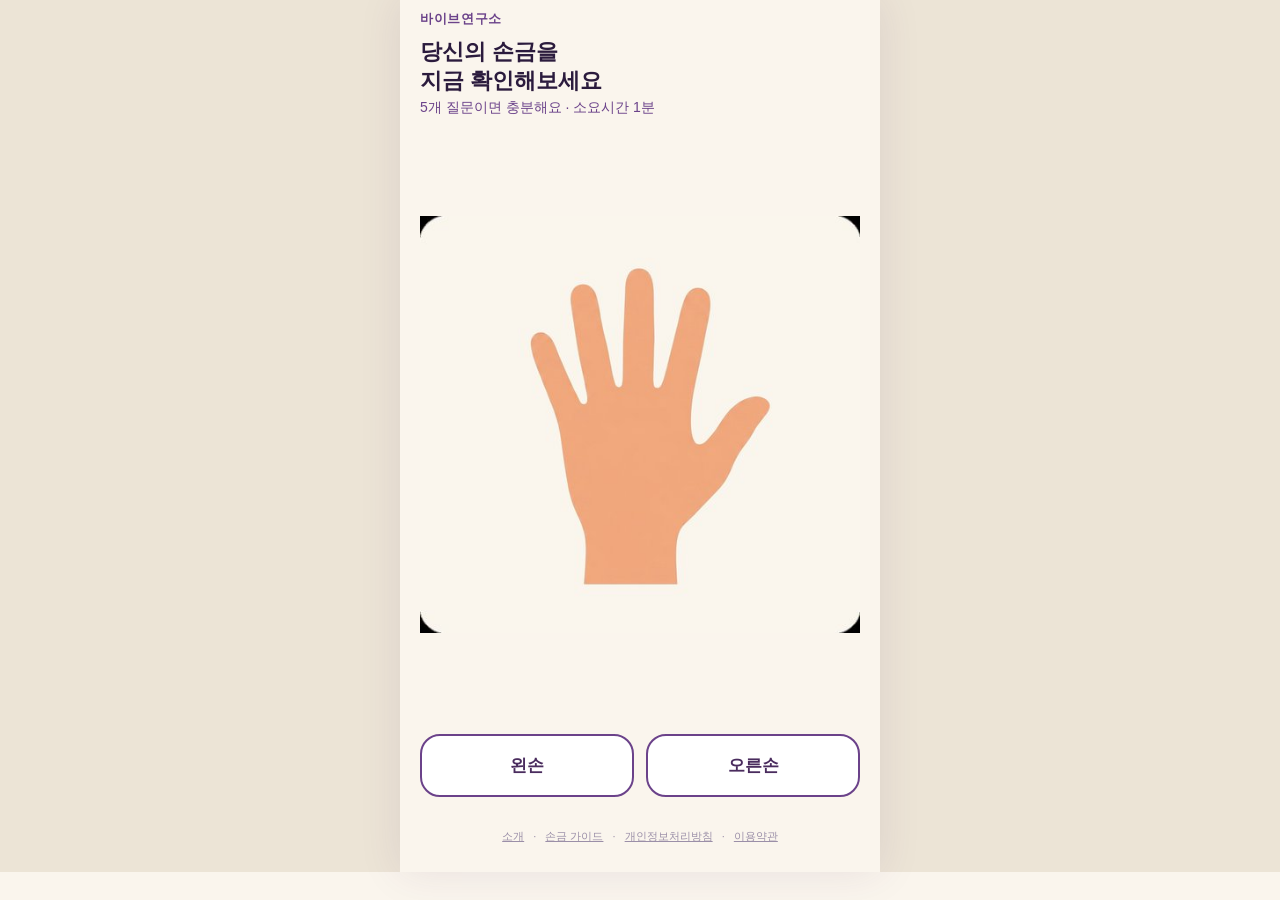
<file: index.html>
<!DOCTYPE html>
<html lang="ko">
<head>
<meta charset="UTF-8">
<meta name="viewport" content="width=device-width, initial-scale=1.0, maximum-scale=1.0, user-scalable=no">
<meta http-equiv="Cache-Control" content="no-cache, no-store, must-revalidate">
<meta http-equiv="Pragma" content="no-cache">
<meta http-equiv="Expires" content="0">
<title>바이브연구소 - 손금 테스트</title>
<meta name="description" content="5개 질문이면 충분해요! 생명선부터 결혼선까지, 나만의 손금 유형을 확인하고 친구와 궁합도 비교해보세요.">

<meta property="og:type" content="website">
<meta property="og:site_name" content="바이브연구소">
<meta property="og:title" content="바이브연구소 - 손금 테스트">
<meta property="og:description" content="5개 질문이면 충분해요! 나만의 손금 유형을 확인하고 친구와 궁합도 비교해보세요.">
<meta property="og:image" content="https://vibelabhand.netlify.app/assets/hand_base.jpg">
<meta property="og:url" content="https://vibelabhand.netlify.app/">

<meta name="twitter:card" content="summary_large_image">
<meta name="twitter:title" content="바이브연구소 - 손금 테스트">
<meta name="twitter:description" content="5개 질문이면 충분해요! 나만의 손금 유형을 확인하고 친구와 궁합도 비교해보세요.">
<meta name="twitter:image" content="https://vibelabhand.netlify.app/assets/hand_base.jpg">

<link rel="stylesheet" href="style.css?v=18">
<!-- 애드센스 사이트 소유권 확인용 스크립트. 실제 광고 단위는 승인 후 결과 화면에만 추가할 예정 -->
<!-- 승인 전까지는 자동광고를 포함한 모든 광고 요청을 일시중지 -->
<script>
  (window.adsbygoogle = window.adsbygoogle || []).pauseAdRequests = 1;
</script>
<script async src="https://pagead2.googlesyndication.com/pagead/js/adsbygoogle.js?client=ca-pub-2056882388729585" crossorigin="anonymous"></script>
</head>
<body>
<div id="app">
  <header class="site-header">바이브연구소</header>

  <main id="mainContent">

    <!-- 0. 손 선택 페이지 -->
    <section id="screen-hand" class="screen active">
      <div id="friendBanner" class="friend-banner" hidden></div>
      <h1 class="title">당신의 손금을<br>지금 확인해보세요</h1>
      <p class="subtitle">5개 질문이면 충분해요 · 소요시간 1분</p>
      <div class="hand-illustration">
        <img src="assets/hand_base.jpg" alt="손 그림" style="width:100%;height:100%;object-fit:contain;border-radius:12px;" />
      </div>
      <div class="hand-select-buttons">
        <button type="button" class="hand-btn" data-hand="left">왼손</button>
        <button type="button" class="hand-btn" data-hand="right">오른손</button>
      </div>
    </section>

    <!-- 1~5. 손금선 선택 페이지 (동일 템플릿 재사용) -->
    <section id="screen-line" class="screen">
      <div class="progress-dots" id="progressDots"></div>
      <h2 class="question" id="lineQuestion"></h2>
      <div class="options-grid" id="lineOptions"></div>
    </section>

    <!-- 6. 결과 준비 페이지 -->
    <section id="screen-prep" class="screen">
      <h2 class="title">선택 완료!</h2>
      <p class="subtitle">5개 손금 분석을 다 마쳤어요</p>
      <div class="quote-slot" id="prepQuote"></div>
      <button type="button" id="btnShowResult" class="btn-primary">✨ 결과보기</button>
    </section>

    <!-- 7a. 로딩 페이지 (콘텐츠 없는 화면이라 광고 미게재) -->
    <section id="screen-loading" class="screen">
      <h2 class="title">당신의 손금을<br>분석하는 중...</h2>
      <div class="spinner" aria-hidden="true"></div>
    </section>

    <!-- 7b. 결과 페이지 -->
    <section id="screen-result" class="screen">
      <div id="friendCompareBox" class="friend-compare-box" hidden></div>

      <div class="headline-card">
        <div class="headline-label">YOUR TYPE</div>
        <div class="headline-mod" id="resultMod"></div>
        <div class="headline-name" id="resultName"></div>
      </div>

      <div class="summary-box">
        <p id="resultSummary"></p>
        <p id="resultCompatSentence" class="compat-sentence"></p>
      </div>

      <div class="lines-results" id="resultLines"></div>

      <div class="compat-box">
        <h3>💛 나랑 궁합 좋은 유형</h3>
        <ul id="compatList"></ul>
      </div>

      <div class="result-actions">
        <button type="button" id="btnScreenshot" class="btn-secondary">📸 결과 스크린샷 저장</button>
        <p class="action-desc">이미지로 저장해서 친구에게 보내보세요</p>
        <button type="button" id="btnShare" class="btn-secondary">🔗 링크 공유하기</button>
        <p class="action-desc">링크를 열면 친구도 바로 테스트할 수 있어요</p>
      </div>

      <p class="outro" id="outroText"></p>
      <a href="#" id="restartLink" class="restart-link">처음부터 다시 보기</a>
    </section>

  </main>

  <footer class="site-footer">
    <a href="about.html">소개</a>
    <span class="footer-divider">·</span>
    <a href="guide.html">손금 가이드</a>
    <span class="footer-divider">·</span>
    <a href="privacy.html">개인정보처리방침</a>
    <span class="footer-divider">·</span>
    <a href="terms.html">이용약관</a>
  </footer>
</div>

<canvas id="screenshotCanvas" hidden></canvas>

<script src="script.js?v=18"></script>
</body>
</html>
</file>
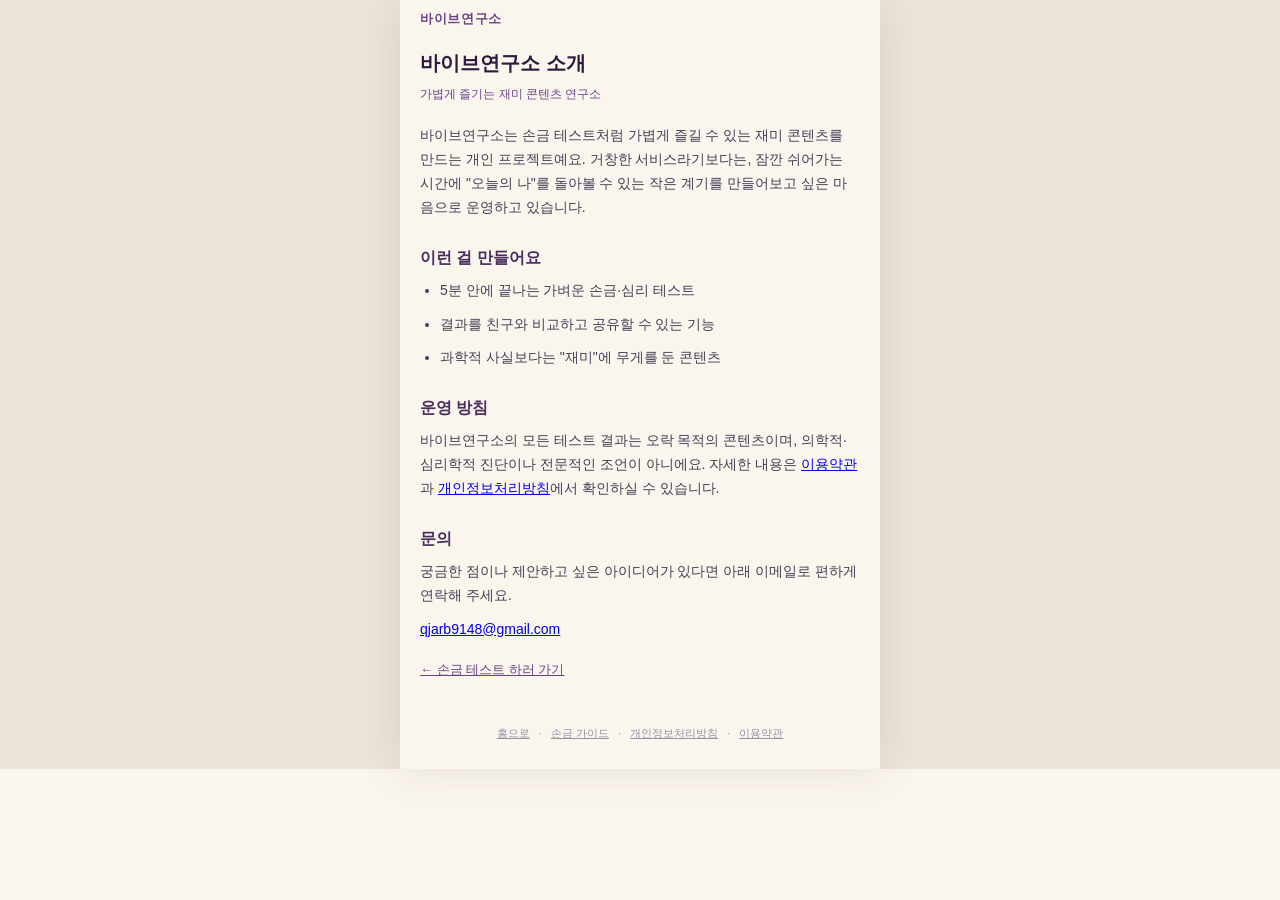
<file: about.html>
<!DOCTYPE html>
<html lang="ko">
<head>
<meta charset="UTF-8">
<meta name="viewport" content="width=device-width, initial-scale=1.0, maximum-scale=1.0, user-scalable=no">
<title>소개 - 바이브연구소</title>
<meta name="description" content="바이브연구소는 손금, 심리 테스트 같은 가벼운 재미 콘텐츠를 만드는 개인 프로젝트입니다.">
<link rel="stylesheet" href="style.css?v=14">
</head>
<body>
<div id="app">
  <header class="site-header">
    <span class="site-name">바이브연구소</span>
  </header>

  <main class="legal-page">
    <h1>바이브연구소 소개</h1>
    <p class="legal-updated">가볍게 즐기는 재미 콘텐츠 연구소</p>

    <p>바이브연구소는 손금 테스트처럼 가볍게 즐길 수 있는 재미 콘텐츠를 만드는 개인 프로젝트예요. 거창한 서비스라기보다는, 잠깐 쉬어가는 시간에 "오늘의 나"를 돌아볼 수 있는 작은 계기를 만들어보고 싶은 마음으로 운영하고 있습니다.</p>

    <h2>이런 걸 만들어요</h2>
    <ul>
      <li>5분 안에 끝나는 가벼운 손금·심리 테스트</li>
      <li>결과를 친구와 비교하고 공유할 수 있는 기능</li>
      <li>과학적 사실보다는 "재미"에 무게를 둔 콘텐츠</li>
    </ul>

    <h2>운영 방침</h2>
    <p>바이브연구소의 모든 테스트 결과는 오락 목적의 콘텐츠이며, 의학적·심리학적 진단이나 전문적인 조언이 아니에요. 자세한 내용은 <a href="terms.html">이용약관</a>과 <a href="privacy.html">개인정보처리방침</a>에서 확인하실 수 있습니다.</p>

    <h2>문의</h2>
    <p>궁금한 점이나 제안하고 싶은 아이디어가 있다면 아래 이메일로 편하게 연락해 주세요.</p>
    <p><a href="mailto:qjarb9148@gmail.com">qjarb9148@gmail.com</a></p>

    <a href="index.html" class="back-link">← 손금 테스트 하러 가기</a>
  </main>

  <footer class="site-footer">
    <a href="index.html">홈으로</a>
    <span class="footer-divider">·</span>
    <a href="guide.html">손금 가이드</a>
    <span class="footer-divider">·</span>
    <a href="privacy.html">개인정보처리방침</a>
    <span class="footer-divider">·</span>
    <a href="terms.html">이용약관</a>
  </footer>
</div>
</body>
</html>
</file>
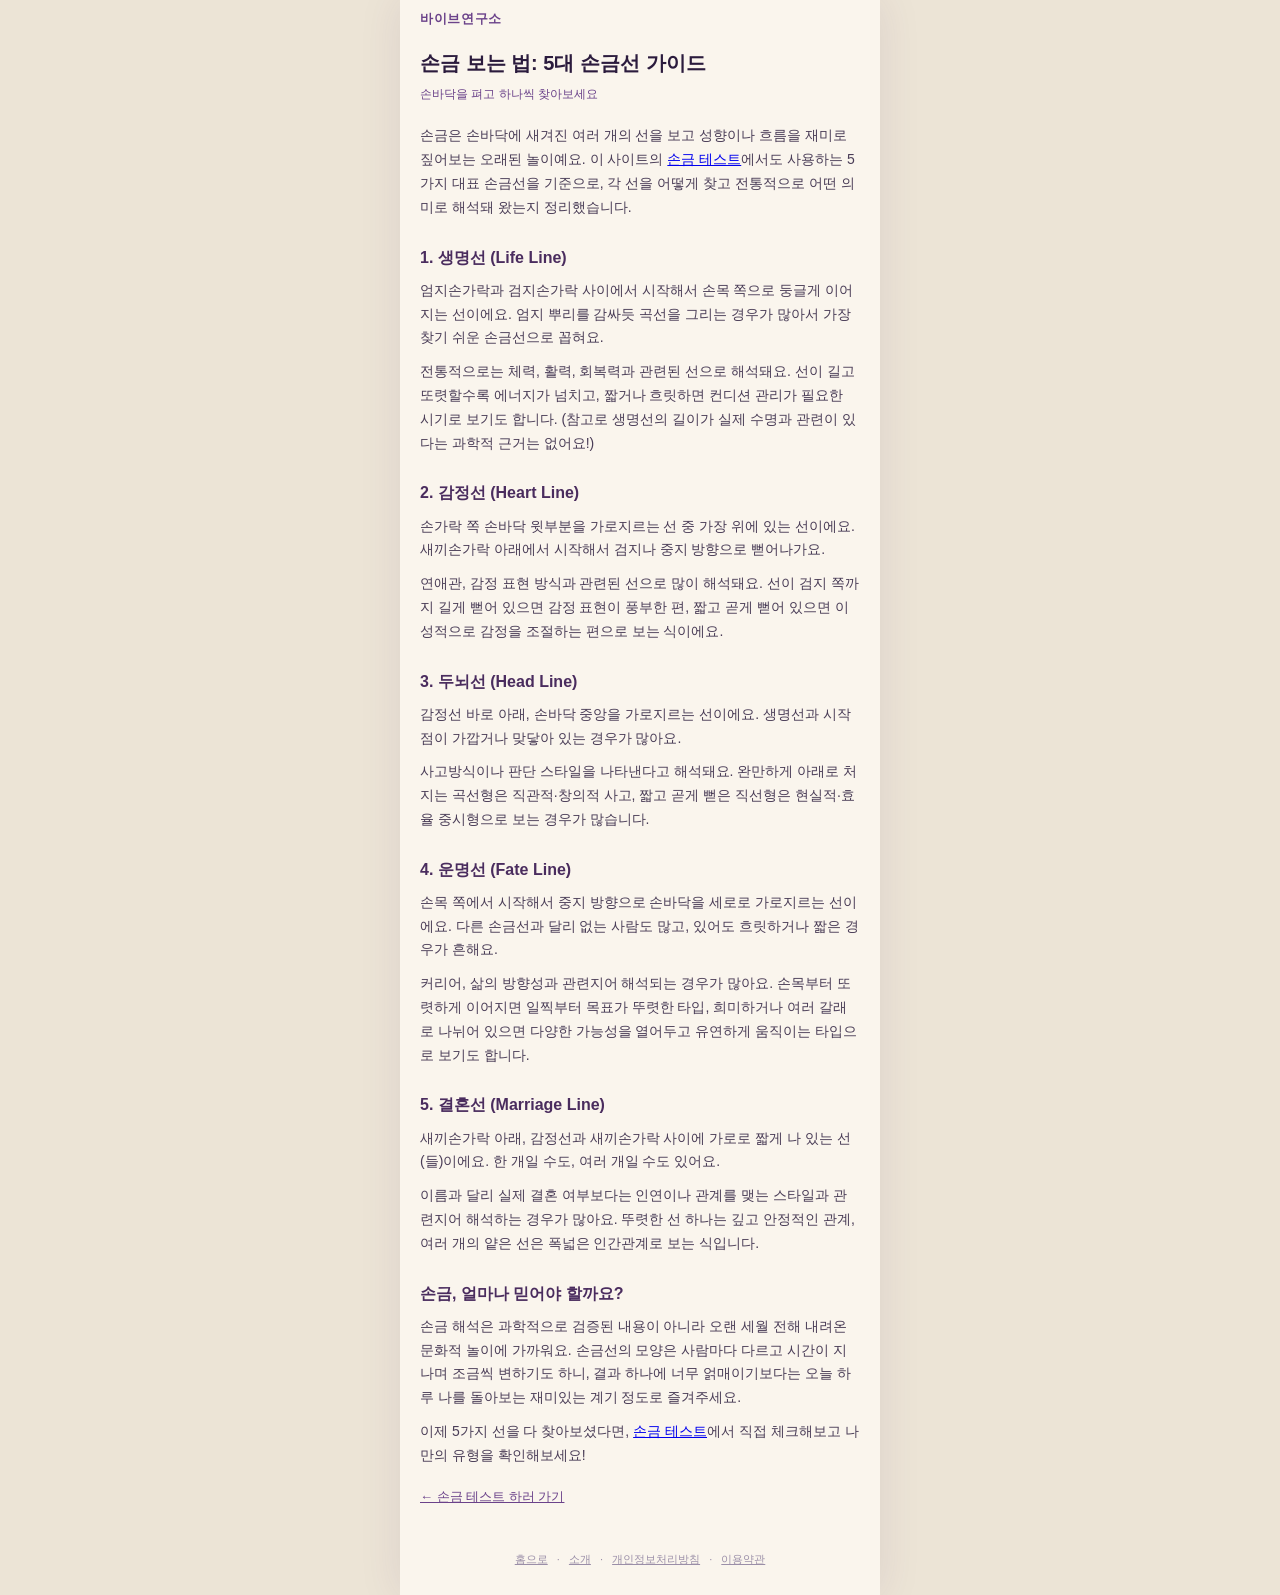
<file: guide.html>
<!DOCTYPE html>
<html lang="ko">
<head>
<meta charset="UTF-8">
<meta name="viewport" content="width=device-width, initial-scale=1.0, maximum-scale=1.0, user-scalable=no">
<title>손금 보는 법: 5대 손금선 가이드 - 바이브연구소</title>
<meta name="description" content="생명선, 감정선, 두뇌선, 운명선, 결혼선까지 손금의 기본이 되는 5대 손금선을 찾는 법과 전통적인 해석을 쉽게 정리했어요.">
<link rel="stylesheet" href="style.css?v=14">
</head>
<body>
<div id="app">
  <header class="site-header">
    <span class="site-name">바이브연구소</span>
  </header>

  <main class="legal-page">
    <h1>손금 보는 법: 5대 손금선 가이드</h1>
    <p class="legal-updated">손바닥을 펴고 하나씩 찾아보세요</p>

    <p>손금은 손바닥에 새겨진 여러 개의 선을 보고 성향이나 흐름을 재미로 짚어보는 오래된 놀이예요. 이 사이트의 <a href="index.html">손금 테스트</a>에서도 사용하는 5가지 대표 손금선을 기준으로, 각 선을 어떻게 찾고 전통적으로 어떤 의미로 해석돼 왔는지 정리했습니다.</p>

    <h2>1. 생명선 (Life Line)</h2>
    <p>엄지손가락과 검지손가락 사이에서 시작해서 손목 쪽으로 둥글게 이어지는 선이에요. 엄지 뿌리를 감싸듯 곡선을 그리는 경우가 많아서 가장 찾기 쉬운 손금선으로 꼽혀요.</p>
    <p>전통적으로는 체력, 활력, 회복력과 관련된 선으로 해석돼요. 선이 길고 또렷할수록 에너지가 넘치고, 짧거나 흐릿하면 컨디션 관리가 필요한 시기로 보기도 합니다. (참고로 생명선의 길이가 실제 수명과 관련이 있다는 과학적 근거는 없어요!)</p>

    <h2>2. 감정선 (Heart Line)</h2>
    <p>손가락 쪽 손바닥 윗부분을 가로지르는 선 중 가장 위에 있는 선이에요. 새끼손가락 아래에서 시작해서 검지나 중지 방향으로 뻗어나가요.</p>
    <p>연애관, 감정 표현 방식과 관련된 선으로 많이 해석돼요. 선이 검지 쪽까지 길게 뻗어 있으면 감정 표현이 풍부한 편, 짧고 곧게 뻗어 있으면 이성적으로 감정을 조절하는 편으로 보는 식이에요.</p>

    <h2>3. 두뇌선 (Head Line)</h2>
    <p>감정선 바로 아래, 손바닥 중앙을 가로지르는 선이에요. 생명선과 시작점이 가깝거나 맞닿아 있는 경우가 많아요.</p>
    <p>사고방식이나 판단 스타일을 나타낸다고 해석돼요. 완만하게 아래로 처지는 곡선형은 직관적·창의적 사고, 짧고 곧게 뻗은 직선형은 현실적·효율 중시형으로 보는 경우가 많습니다.</p>

    <h2>4. 운명선 (Fate Line)</h2>
    <p>손목 쪽에서 시작해서 중지 방향으로 손바닥을 세로로 가로지르는 선이에요. 다른 손금선과 달리 없는 사람도 많고, 있어도 흐릿하거나 짧은 경우가 흔해요.</p>
    <p>커리어, 삶의 방향성과 관련지어 해석되는 경우가 많아요. 손목부터 또렷하게 이어지면 일찍부터 목표가 뚜렷한 타입, 희미하거나 여러 갈래로 나뉘어 있으면 다양한 가능성을 열어두고 유연하게 움직이는 타입으로 보기도 합니다.</p>

    <h2>5. 결혼선 (Marriage Line)</h2>
    <p>새끼손가락 아래, 감정선과 새끼손가락 사이에 가로로 짧게 나 있는 선(들)이에요. 한 개일 수도, 여러 개일 수도 있어요.</p>
    <p>이름과 달리 실제 결혼 여부보다는 인연이나 관계를 맺는 스타일과 관련지어 해석하는 경우가 많아요. 뚜렷한 선 하나는 깊고 안정적인 관계, 여러 개의 얕은 선은 폭넓은 인간관계로 보는 식입니다.</p>

    <h2>손금, 얼마나 믿어야 할까요?</h2>
    <p>손금 해석은 과학적으로 검증된 내용이 아니라 오랜 세월 전해 내려온 문화적 놀이에 가까워요. 손금선의 모양은 사람마다 다르고 시간이 지나며 조금씩 변하기도 하니, 결과 하나에 너무 얽매이기보다는 오늘 하루 나를 돌아보는 재미있는 계기 정도로 즐겨주세요.</p>
    <p>이제 5가지 선을 다 찾아보셨다면, <a href="index.html">손금 테스트</a>에서 직접 체크해보고 나만의 유형을 확인해보세요!</p>

    <a href="index.html" class="back-link">← 손금 테스트 하러 가기</a>
  </main>

  <footer class="site-footer">
    <a href="index.html">홈으로</a>
    <span class="footer-divider">·</span>
    <a href="about.html">소개</a>
    <span class="footer-divider">·</span>
    <a href="privacy.html">개인정보처리방침</a>
    <span class="footer-divider">·</span>
    <a href="terms.html">이용약관</a>
  </footer>
</div>
</body>
</html>
</file>
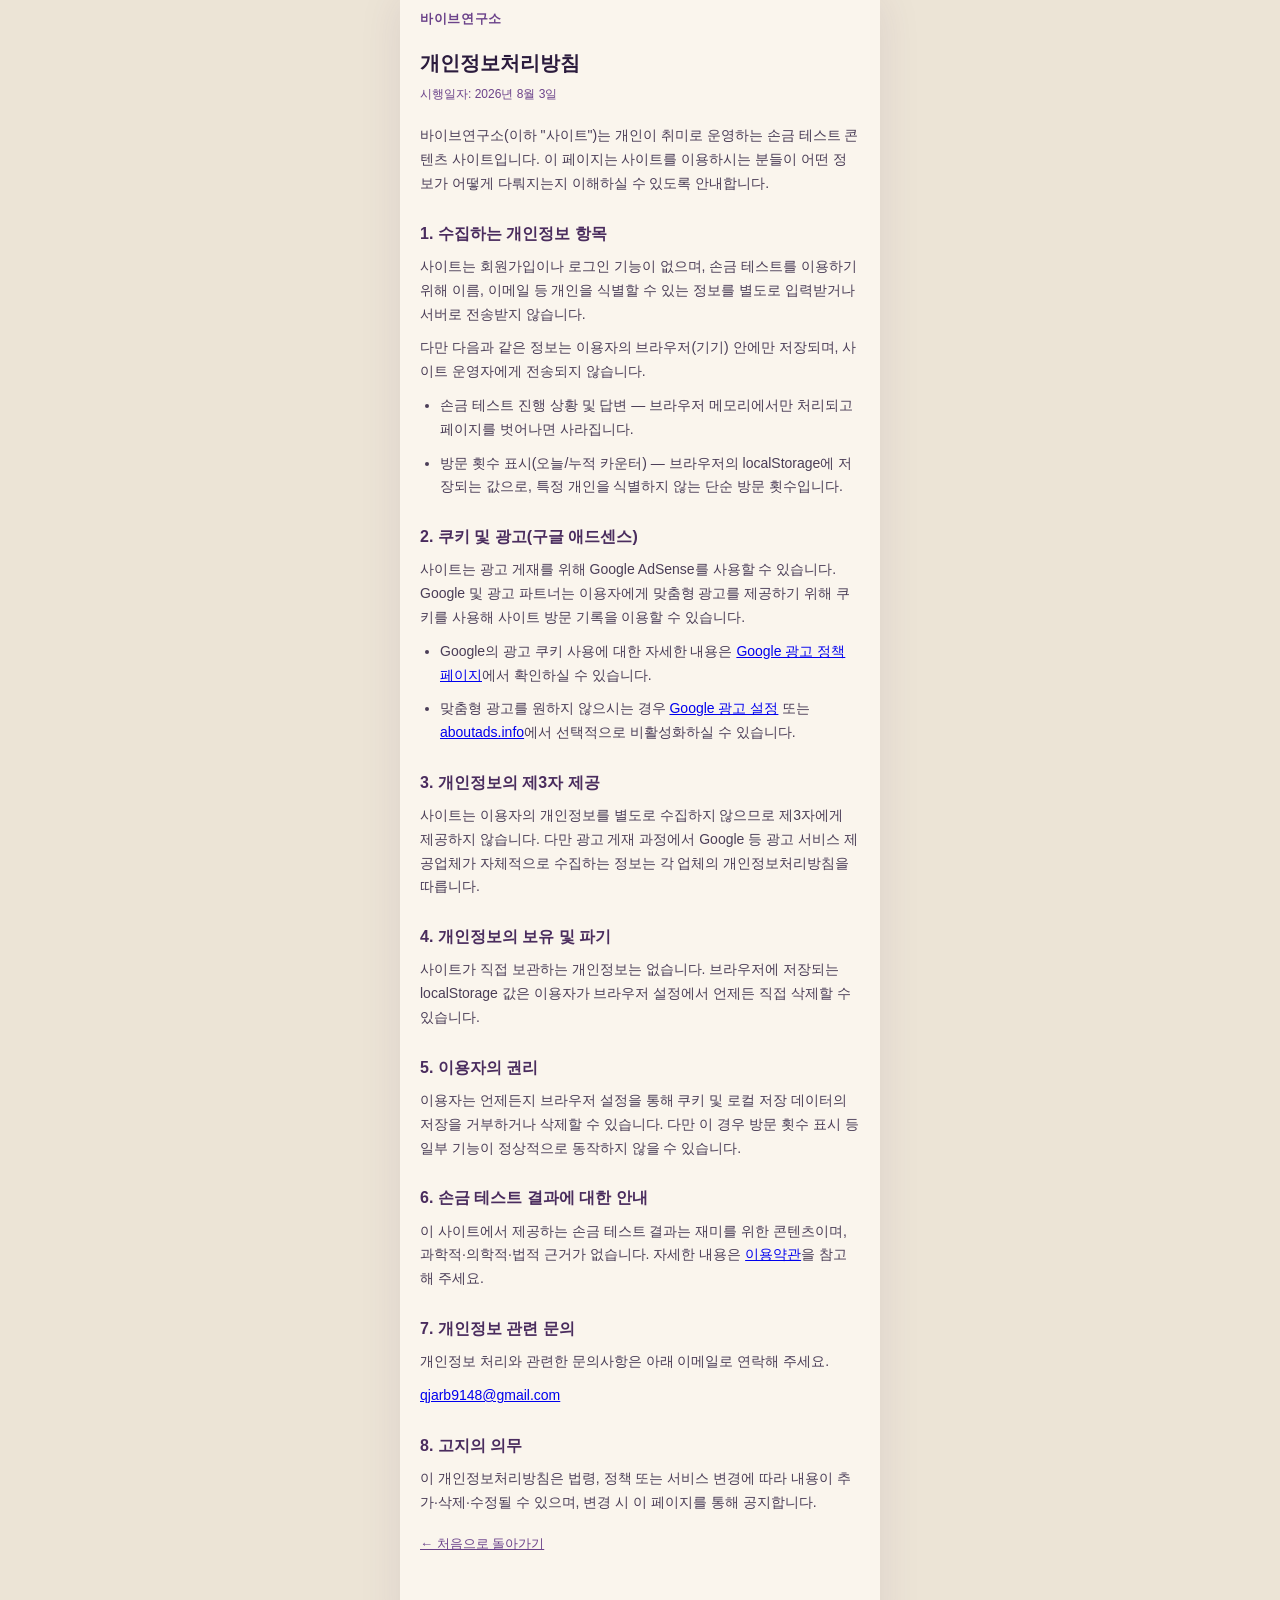
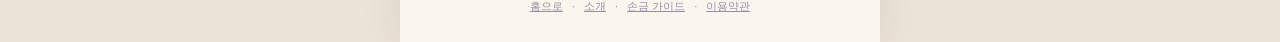
<file: privacy.html>
<!DOCTYPE html>
<html lang="ko">
<head>
<meta charset="UTF-8">
<meta name="viewport" content="width=device-width, initial-scale=1.0, maximum-scale=1.0, user-scalable=no">
<title>개인정보처리방침 - 바이브연구소</title>
<link rel="stylesheet" href="style.css?v=14">
</head>
<body>
<div id="app">
  <header class="site-header">
    <span class="site-name">바이브연구소</span>
  </header>

  <main class="legal-page">
    <h1>개인정보처리방침</h1>
    <p class="legal-updated">시행일자: 2026년 8월 3일</p>

    <p>바이브연구소(이하 "사이트")는 개인이 취미로 운영하는 손금 테스트 콘텐츠 사이트입니다. 이 페이지는 사이트를 이용하시는 분들이 어떤 정보가 어떻게 다뤄지는지 이해하실 수 있도록 안내합니다.</p>

    <h2>1. 수집하는 개인정보 항목</h2>
    <p>사이트는 회원가입이나 로그인 기능이 없으며, 손금 테스트를 이용하기 위해 이름, 이메일 등 개인을 식별할 수 있는 정보를 별도로 입력받거나 서버로 전송받지 않습니다.</p>
    <p>다만 다음과 같은 정보는 이용자의 브라우저(기기) 안에만 저장되며, 사이트 운영자에게 전송되지 않습니다.</p>
    <ul>
      <li>손금 테스트 진행 상황 및 답변 — 브라우저 메모리에서만 처리되고 페이지를 벗어나면 사라집니다.</li>
      <li>방문 횟수 표시(오늘/누적 카운터) — 브라우저의 localStorage에 저장되는 값으로, 특정 개인을 식별하지 않는 단순 방문 횟수입니다.</li>
    </ul>

    <h2>2. 쿠키 및 광고(구글 애드센스)</h2>
    <p>사이트는 광고 게재를 위해 Google AdSense를 사용할 수 있습니다. Google 및 광고 파트너는 이용자에게 맞춤형 광고를 제공하기 위해 쿠키를 사용해 사이트 방문 기록을 이용할 수 있습니다.</p>
    <ul>
      <li>Google의 광고 쿠키 사용에 대한 자세한 내용은 <a href="https://policies.google.com/technologies/ads" target="_blank" rel="noopener">Google 광고 정책 페이지</a>에서 확인하실 수 있습니다.</li>
      <li>맞춤형 광고를 원하지 않으시는 경우 <a href="https://adssettings.google.com" target="_blank" rel="noopener">Google 광고 설정</a> 또는 <a href="https://www.aboutads.info/choices" target="_blank" rel="noopener">aboutads.info</a>에서 선택적으로 비활성화하실 수 있습니다.</li>
    </ul>

    <h2>3. 개인정보의 제3자 제공</h2>
    <p>사이트는 이용자의 개인정보를 별도로 수집하지 않으므로 제3자에게 제공하지 않습니다. 다만 광고 게재 과정에서 Google 등 광고 서비스 제공업체가 자체적으로 수집하는 정보는 각 업체의 개인정보처리방침을 따릅니다.</p>

    <h2>4. 개인정보의 보유 및 파기</h2>
    <p>사이트가 직접 보관하는 개인정보는 없습니다. 브라우저에 저장되는 localStorage 값은 이용자가 브라우저 설정에서 언제든 직접 삭제할 수 있습니다.</p>

    <h2>5. 이용자의 권리</h2>
    <p>이용자는 언제든지 브라우저 설정을 통해 쿠키 및 로컬 저장 데이터의 저장을 거부하거나 삭제할 수 있습니다. 다만 이 경우 방문 횟수 표시 등 일부 기능이 정상적으로 동작하지 않을 수 있습니다.</p>

    <h2>6. 손금 테스트 결과에 대한 안내</h2>
    <p>이 사이트에서 제공하는 손금 테스트 결과는 재미를 위한 콘텐츠이며, 과학적·의학적·법적 근거가 없습니다. 자세한 내용은 <a href="terms.html">이용약관</a>을 참고해 주세요.</p>

    <h2>7. 개인정보 관련 문의</h2>
    <p>개인정보 처리와 관련한 문의사항은 아래 이메일로 연락해 주세요.</p>
    <p><a href="mailto:qjarb9148@gmail.com">qjarb9148@gmail.com</a></p>

    <h2>8. 고지의 의무</h2>
    <p>이 개인정보처리방침은 법령, 정책 또는 서비스 변경에 따라 내용이 추가·삭제·수정될 수 있으며, 변경 시 이 페이지를 통해 공지합니다.</p>

    <a href="index.html" class="back-link">← 처음으로 돌아가기</a>
  </main>

  <footer class="site-footer">
    <a href="index.html">홈으로</a>
    <span class="footer-divider">·</span>
    <a href="about.html">소개</a>
    <span class="footer-divider">·</span>
    <a href="guide.html">손금 가이드</a>
    <span class="footer-divider">·</span>
    <a href="terms.html">이용약관</a>
  </footer>
</div>
</body>
</html>
</file>
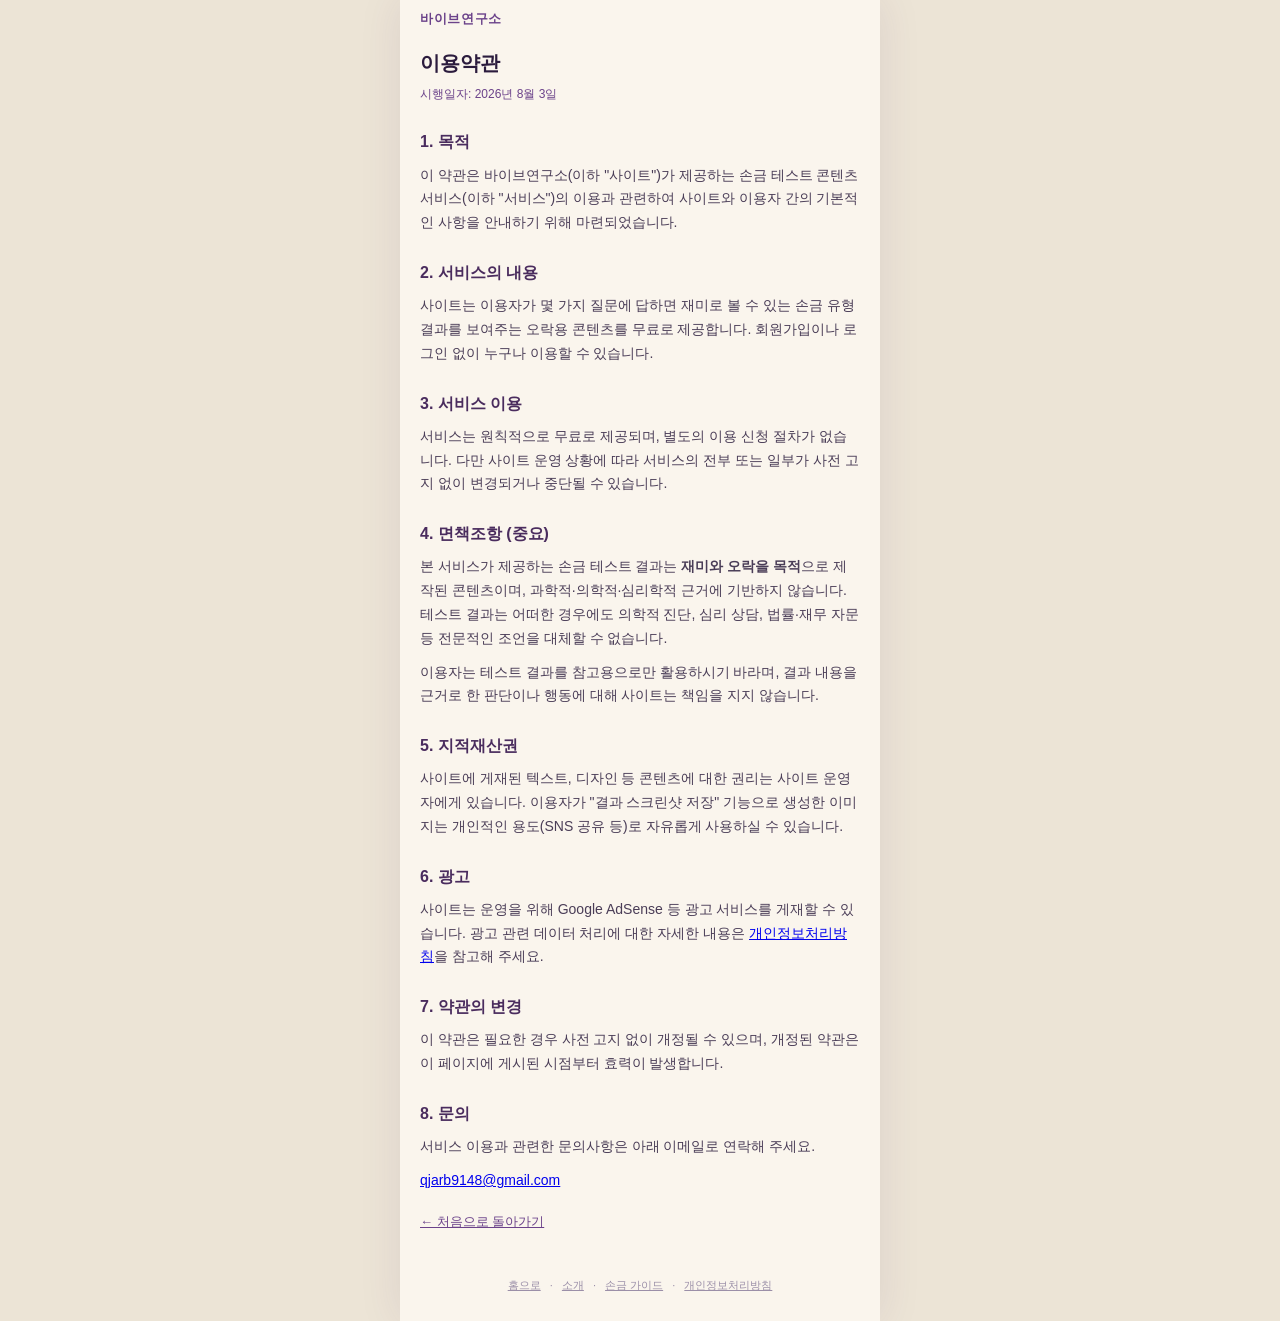
<file: terms.html>
<!DOCTYPE html>
<html lang="ko">
<head>
<meta charset="UTF-8">
<meta name="viewport" content="width=device-width, initial-scale=1.0, maximum-scale=1.0, user-scalable=no">
<title>이용약관 - 바이브연구소</title>
<link rel="stylesheet" href="style.css?v=14">
</head>
<body>
<div id="app">
  <header class="site-header">
    <span class="site-name">바이브연구소</span>
  </header>

  <main class="legal-page">
    <h1>이용약관</h1>
    <p class="legal-updated">시행일자: 2026년 8월 3일</p>

    <h2>1. 목적</h2>
    <p>이 약관은 바이브연구소(이하 "사이트")가 제공하는 손금 테스트 콘텐츠 서비스(이하 "서비스")의 이용과 관련하여 사이트와 이용자 간의 기본적인 사항을 안내하기 위해 마련되었습니다.</p>

    <h2>2. 서비스의 내용</h2>
    <p>사이트는 이용자가 몇 가지 질문에 답하면 재미로 볼 수 있는 손금 유형 결과를 보여주는 오락용 콘텐츠를 무료로 제공합니다. 회원가입이나 로그인 없이 누구나 이용할 수 있습니다.</p>

    <h2>3. 서비스 이용</h2>
    <p>서비스는 원칙적으로 무료로 제공되며, 별도의 이용 신청 절차가 없습니다. 다만 사이트 운영 상황에 따라 서비스의 전부 또는 일부가 사전 고지 없이 변경되거나 중단될 수 있습니다.</p>

    <h2>4. 면책조항 (중요)</h2>
    <p>본 서비스가 제공하는 손금 테스트 결과는 <strong>재미와 오락을 목적</strong>으로 제작된 콘텐츠이며, 과학적·의학적·심리학적 근거에 기반하지 않습니다. 테스트 결과는 어떠한 경우에도 의학적 진단, 심리 상담, 법률·재무 자문 등 전문적인 조언을 대체할 수 없습니다.</p>
    <p>이용자는 테스트 결과를 참고용으로만 활용하시기 바라며, 결과 내용을 근거로 한 판단이나 행동에 대해 사이트는 책임을 지지 않습니다.</p>

    <h2>5. 지적재산권</h2>
    <p>사이트에 게재된 텍스트, 디자인 등 콘텐츠에 대한 권리는 사이트 운영자에게 있습니다. 이용자가 "결과 스크린샷 저장" 기능으로 생성한 이미지는 개인적인 용도(SNS 공유 등)로 자유롭게 사용하실 수 있습니다.</p>

    <h2>6. 광고</h2>
    <p>사이트는 운영을 위해 Google AdSense 등 광고 서비스를 게재할 수 있습니다. 광고 관련 데이터 처리에 대한 자세한 내용은 <a href="privacy.html">개인정보처리방침</a>을 참고해 주세요.</p>

    <h2>7. 약관의 변경</h2>
    <p>이 약관은 필요한 경우 사전 고지 없이 개정될 수 있으며, 개정된 약관은 이 페이지에 게시된 시점부터 효력이 발생합니다.</p>

    <h2>8. 문의</h2>
    <p>서비스 이용과 관련한 문의사항은 아래 이메일로 연락해 주세요.</p>
    <p><a href="mailto:qjarb9148@gmail.com">qjarb9148@gmail.com</a></p>

    <a href="index.html" class="back-link">← 처음으로 돌아가기</a>
  </main>

  <footer class="site-footer">
    <a href="index.html">홈으로</a>
    <span class="footer-divider">·</span>
    <a href="about.html">소개</a>
    <span class="footer-divider">·</span>
    <a href="guide.html">손금 가이드</a>
    <span class="footer-divider">·</span>
    <a href="privacy.html">개인정보처리방침</a>
  </footer>
</div>
</body>
</html>
</file>
<file: style.css>
:root {
  --bg: #FAF5ED;
  --ink: #2B1B3D;
  --gold: #C49A4A;
  --purple-deep: #4A2C5E;
  --purple-accent: #6B428A;
  --card-radius: 20px;
}

* {
  box-sizing: border-box;
}

html, body {
  margin: 0;
  padding: 0;
  background: var(--bg);
  color: var(--ink);
  font-family: -apple-system, BlinkMacSystemFont, "Segoe UI", "Apple SD Gothic Neo",
    "Noto Sans KR", "Malgun Gothic", Roboto, sans-serif;
  -webkit-font-smoothing: antialiased;
}

#app {
  max-width: 480px;
  margin: 0 auto;
  display: flex;
  flex-direction: column;
  padding-bottom: 24px;
}

.site-header {
  font-size: 13px;
  font-weight: 700;
  letter-spacing: 0.05em;
  color: var(--purple-accent);
  padding: 10px 20px 2px;
}

#mainContent {
  padding: 0 20px 20px;
}

.screen {
  display: none;
  animation: fadeIn 0.25s ease;
}

.screen.active {
  display: block;
}

#screen-hand.active {
  display: flex;
  flex-direction: column;
}

@keyframes fadeIn {
  from { opacity: 0; transform: translateY(6px); }
  to { opacity: 1; transform: translateY(0); }
}

.title {
  font-size: 22px;
  font-weight: 800;
  line-height: 1.3;
  margin: 8px 0 4px;
}

.subtitle {
  font-size: 14px;
  color: var(--purple-accent);
  margin: 0 0 14px;
}

.placeholder-box {
  border: 2px dashed var(--purple-accent);
  border-radius: var(--card-radius);
  color: var(--purple-accent);
  display: flex;
  align-items: center;
  justify-content: center;
  text-align: center;
  font-size: 13px;
  background: rgba(107, 66, 138, 0.06);
}

.hand-illustration {
  width: 100%;
  aspect-ratio: 3 / 4;
  margin-bottom: 16px;
}

.hand-select-buttons {
  display: flex;
  gap: 12px;
}

.hand-btn {
  flex: 1;
  padding: 18px 0;
  font-size: 17px;
  font-weight: 700;
  border-radius: var(--card-radius);
  border: 2px solid var(--purple-accent);
  background: #fff;
  color: var(--purple-deep);
  cursor: pointer;
  transition: all 0.15s ease;
}

.hand-btn:active,
.hand-btn.selected {
  background: var(--purple-deep);
  border-color: var(--purple-deep);
  color: #fff;
}

.friend-banner {
  background: linear-gradient(135deg, var(--purple-deep), var(--purple-accent));
  color: #fff;
  border-radius: 16px;
  padding: 12px 16px;
  font-size: 13px;
  margin-bottom: 16px;
  line-height: 1.5;
}

/* Progress dots */
.progress-dots {
  display: flex;
  gap: 8px;
  justify-content: center;
  padding: 16px 0 8px;
}

.progress-dots .dot {
  width: 8px;
  height: 8px;
  border-radius: 50%;
  background: rgba(107, 66, 138, 0.25);
  transition: all 0.2s ease;
}

.progress-dots .dot.active {
  background: var(--gold);
  width: 22px;
  border-radius: 4px;
}

.progress-dots .dot.done {
  background: var(--purple-accent);
}

.question {
  font-size: 19px;
  font-weight: 800;
  text-align: center;
  margin: 8px 0 20px;
  line-height: 1.4;
}

.options-grid {
  display: grid;
  grid-template-columns: 1fr 1fr;
  gap: 12px;
}

.option-card {
  background: #fff;
  border: 2px solid transparent;
  border-radius: var(--card-radius);
  padding: 14px;
  text-align: left;
  cursor: pointer;
  box-shadow: 0 2px 10px rgba(74, 44, 94, 0.08);
  display: flex;
  flex-direction: column;
  gap: 8px;
}

.option-card:active,
.option-card.selected {
  border-color: var(--gold);
  background: rgba(196, 154, 74, 0.08);
}

.option-badge {
  width: 24px;
  height: 24px;
  border-radius: 50%;
  background: var(--purple-deep);
  color: #fff;
  font-size: 12px;
  font-weight: 700;
  display: flex;
  align-items: center;
  justify-content: center;
}

.option-illustration {
  height: 64px;
  font-size: 10px;
  padding: 4px;
  border-radius: 12px;
}

.option-label {
  font-size: 14px;
  font-weight: 700;
  color: var(--ink);
}

.option-desc {
  font-size: 12px;
  color: #6b5b7a;
  line-height: 1.4;
}

.quote-slot {
  background: linear-gradient(135deg, var(--purple-deep), var(--purple-accent));
  border-radius: var(--card-radius);
  padding: 20px;
  display: flex;
  flex-direction: column;
  justify-content: center;
  gap: 8px;
  color: #fff;
  min-height: 100px;
  margin: 16px 0 24px;
}

.quote-label {
  font-size: 11px;
  font-weight: 800;
  letter-spacing: 0.08em;
  color: var(--gold);
}

.quote-text {
  font-size: 14px;
  line-height: 1.5;
  font-weight: 600;
}

.btn-primary {
  width: 100%;
  padding: 18px 0;
  font-size: 17px;
  font-weight: 800;
  border: none;
  border-radius: var(--card-radius);
  background: var(--gold);
  color: #fff;
  cursor: pointer;
}

.btn-secondary {
  width: 100%;
  padding: 15px 0;
  font-size: 15px;
  font-weight: 700;
  border: 2px solid var(--purple-accent);
  border-radius: 16px;
  background: #fff;
  color: var(--purple-deep);
  cursor: pointer;
  margin-bottom: 4px;
}

/* Loading */
.spinner {
  width: 56px;
  height: 56px;
  margin: 24px auto 8px;
  border: 5px solid rgba(107, 66, 138, 0.15);
  border-top-color: var(--purple-accent);
  border-radius: 50%;
  animation: spin 0.9s linear infinite;
}

@keyframes spin {
  to { transform: rotate(360deg); }
}

/* Result */
.headline-card {
  background: linear-gradient(135deg, var(--purple-deep), var(--purple-accent));
  border-radius: var(--card-radius);
  padding: 28px 20px;
  text-align: center;
  margin-top: 12px;
}

.headline-label {
  font-size: 11px;
  font-weight: 800;
  letter-spacing: 0.12em;
  color: rgba(255, 255, 255, 0.7);
  margin-bottom: 10px;
}

.headline-mod {
  font-size: 16px;
  font-weight: 700;
  color: var(--gold);
  margin-bottom: 4px;
}

.headline-name {
  font-size: 26px;
  font-weight: 900;
  color: var(--gold);
}

.friend-compare-box {
  background: #fff;
  border: 2px solid var(--gold);
  border-radius: 16px;
  padding: 14px 16px;
  font-size: 13px;
  font-weight: 700;
  text-align: center;
  color: var(--purple-deep);
  margin-bottom: 12px;
}

.summary-box {
  background: #fff;
  border-radius: var(--card-radius);
  padding: 18px 20px;
  margin: 16px 0;
  font-size: 14px;
  line-height: 1.6;
  box-shadow: 0 2px 10px rgba(74, 44, 94, 0.06);
}

.compat-sentence {
  margin-top: 10px;
  margin-bottom: 0;
  font-weight: 700;
  color: var(--purple-deep);
}

.lines-results {
  display: flex;
  flex-direction: column;
  gap: 10px;
  margin-bottom: 20px;
}

.line-result-card {
  background: #fff;
  border-left: 4px solid var(--gold);
  border-radius: 14px;
  padding: 14px 16px;
  box-shadow: 0 2px 8px rgba(74, 44, 94, 0.06);
}

.line-result-name {
  font-size: 12px;
  font-weight: 800;
  color: var(--purple-accent);
  margin-bottom: 4px;
}

.line-result-label {
  font-size: 15px;
  font-weight: 700;
  margin-bottom: 4px;
}

.line-result-short-desc {
  font-size: 12px;
  color: var(--purple-accent);
  font-style: italic;
  margin-bottom: 6px;
}

.line-result-desc {
  font-size: 13px;
  color: #6b5b7a;
  line-height: 1.5;
}

.compat-box {
  background: rgba(196, 154, 74, 0.1);
  border-radius: var(--card-radius);
  padding: 18px 20px;
  margin-bottom: 20px;
}

.compat-box h3 {
  font-size: 15px;
  margin: 0 0 10px;
}

.compat-box ul {
  margin: 0;
  padding-left: 18px;
  font-size: 13px;
  line-height: 1.8;
}

.result-actions {
  margin-bottom: 12px;
}

.action-desc {
  font-size: 12px;
  color: #6b5b7a;
  text-align: center;
  margin: 4px 0 14px;
}

.outro {
  text-align: center;
  font-size: 13px;
  color: var(--purple-accent);
  font-style: italic;
  margin: 12px 0;
}

.restart-link {
  display: block;
  text-align: center;
  font-size: 13px;
  color: var(--ink);
  text-decoration: underline;
  margin-top: 8px;
}

/* Site footer (legal links, common to every screen) */
.site-footer {
  text-align: center;
  font-size: 11px;
  color: #9b8fa8;
  padding: 12px 20px 4px;
}

.site-footer a {
  color: #9b8fa8;
  text-decoration: underline;
}

.footer-divider {
  margin: 0 6px;
}

/* Legal pages (privacy.html, terms.html) */
.legal-page {
  padding: 0 20px 32px;
  font-size: 14px;
  line-height: 1.7;
  color: var(--ink);
}

.legal-page h1 {
  font-size: 20px;
  font-weight: 800;
  margin: 16px 0 4px;
}

.legal-page .legal-updated {
  font-size: 12px;
  color: var(--purple-accent);
  margin-bottom: 20px;
}

.legal-page h2 {
  font-size: 16px;
  font-weight: 800;
  color: var(--purple-deep);
  margin: 24px 0 8px;
}

.legal-page p,
.legal-page li {
  margin: 0 0 10px;
  color: #4a3d57;
}

.legal-page ul {
  padding-left: 20px;
  margin: 0 0 10px;
}

.legal-page .back-link {
  display: inline-block;
  margin-top: 8px;
  font-size: 13px;
  color: var(--purple-accent);
  text-decoration: underline;
}

@media (min-width: 481px) {
  body {
    background: #ECE4D6;
  }

  #app {
    background: var(--bg);
    box-shadow: 0 0 40px rgba(74, 44, 94, 0.1);
  }
}
</file>
